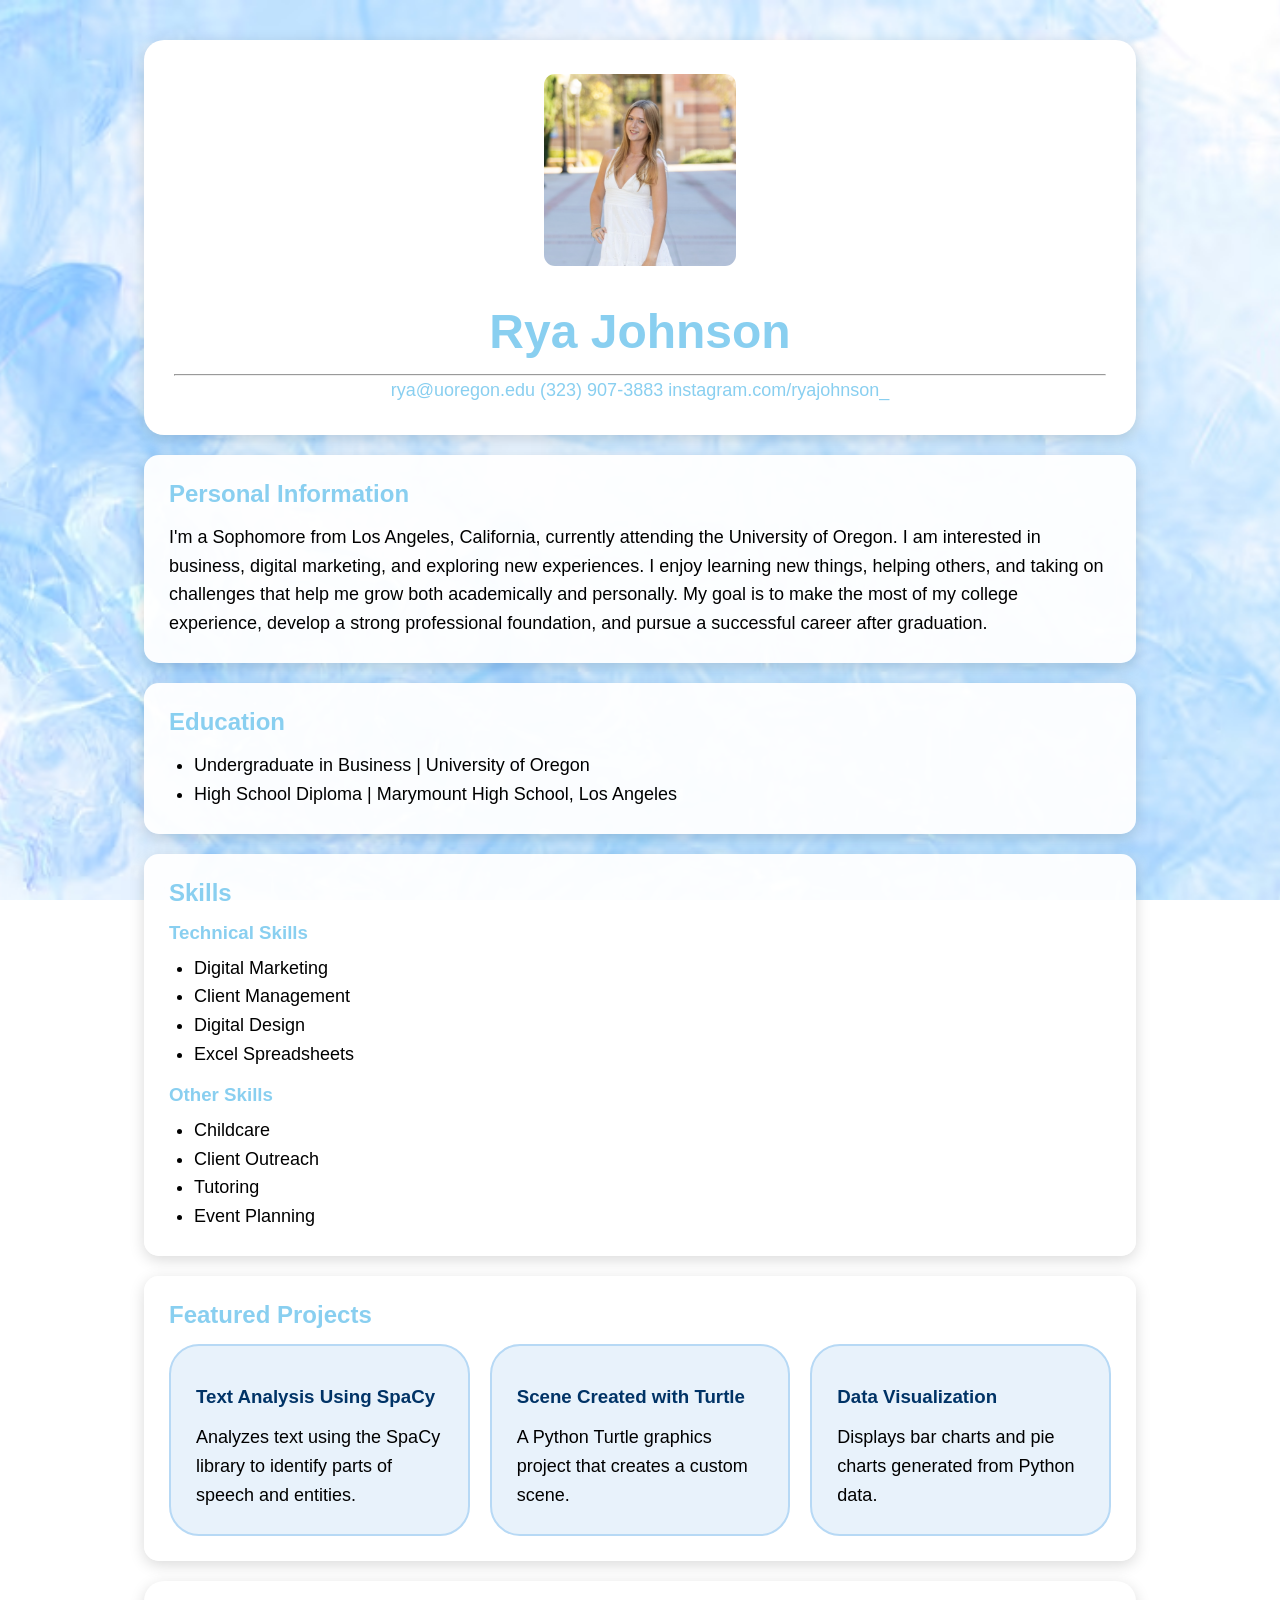
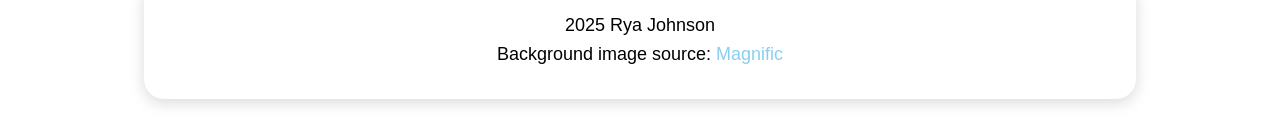
<file: index.html>
<!DOCTYPE html>
<html lang="en">
    <head>
        <!-- The attribute lang="en" in an HTML document tells browsers and
         screen readers that the content is in English, which helps with
         pronunciation, translation, and language-specific formatting.-->
        <meta charset="UTF-8">
        <meta name="viewport" content="width=device-width, initial-scale=1.0">
        <title>Rya Johnson - About Me</title>
        <link rel="stylesheet" href="styles.css">
    </head>
    <body>
        <header>
            <img src="PFP_Rya.png" alt="Rya Johnson profile picture" class="profile-image">

            <h1>Rya Johnson</h1>

            <hr>

            <p>
                <a href="mailto:rya@uoregon.edu">rya@uoregon.edu</a>
                <a href="tel:3239073883">(323) 907-3883</a>
                <a href="https://www.instagram.com/ryajohnson_" target="_blank">
                    instagram.com/ryajohnson_
                </a>
            </p>
        </header>

        <section>
            <h2>Personal Information</h2>

            <p>
                I'm a Sophomore from Los Angeles, California, currently attending the University of Oregon. 
                I am interested in business, digital marketing, and exploring new experiences. 
                I enjoy learning new things, helping others, and taking on challenges that help me grow both academically and personally. 
                My goal is to make the most of my college experience, develop a strong professional foundation, and pursue a successful career after graduation.
            </p>
        </section>

        <section>
            <h2>Education</h2>

            <ul>
                <li>Undergraduate in Business | University of Oregon</li>
                <li>High School Diploma | Marymount High School, Los Angeles</li>
            </ul>
        </section>

        <section>
            <h2>Skills</h2>

            <h3>Technical Skills</h3>

            <ul>
                <li>Digital Marketing</li>
                <li>Client Management</li>
                <li>Digital Design</li>
                <li>Excel Spreadsheets</li>
            </ul>
            <h3>Other Skills</h3>

            <ul>
                <li>Childcare</li>
                <li>Client Outreach</li>
                <li>Tutoring</li>
                <li>Event Planning</li>
            </ul>

        </section>

 <section class="featured-projects">
    <h2>Featured Projects</h2>

    <div class="project-container">

        <a href="project6.html" class="project-card">
            <h3>Text Analysis Using SpaCy</h3>
            <p>
                Analyzes text using the SpaCy library to identify
                parts of speech and entities.
            </p>
        </a>

        <a href="project2.html" class="project-card">
            <h3>Scene Created with Turtle</h3>
            <p>
                A Python Turtle graphics project that creates a
                custom scene.
            </p>
        </a>

        <a href="project4.html" class="project-card">
            <h3>Data Visualization</h3>
            <p>
                Displays bar charts and pie charts generated
                from Python data.
            </p>
        </a>

    </div>
</section>

        <footer>
            <p>2025 Rya Johnson</p>

            <p>
                Background image source:
                <a href="https://www.magnific.com/free-photos-vectors/blue-aesthetic-wallpaper">
                    Magnific
                </a>
            </p>
        </footer>
    </body>
</html>
</file>
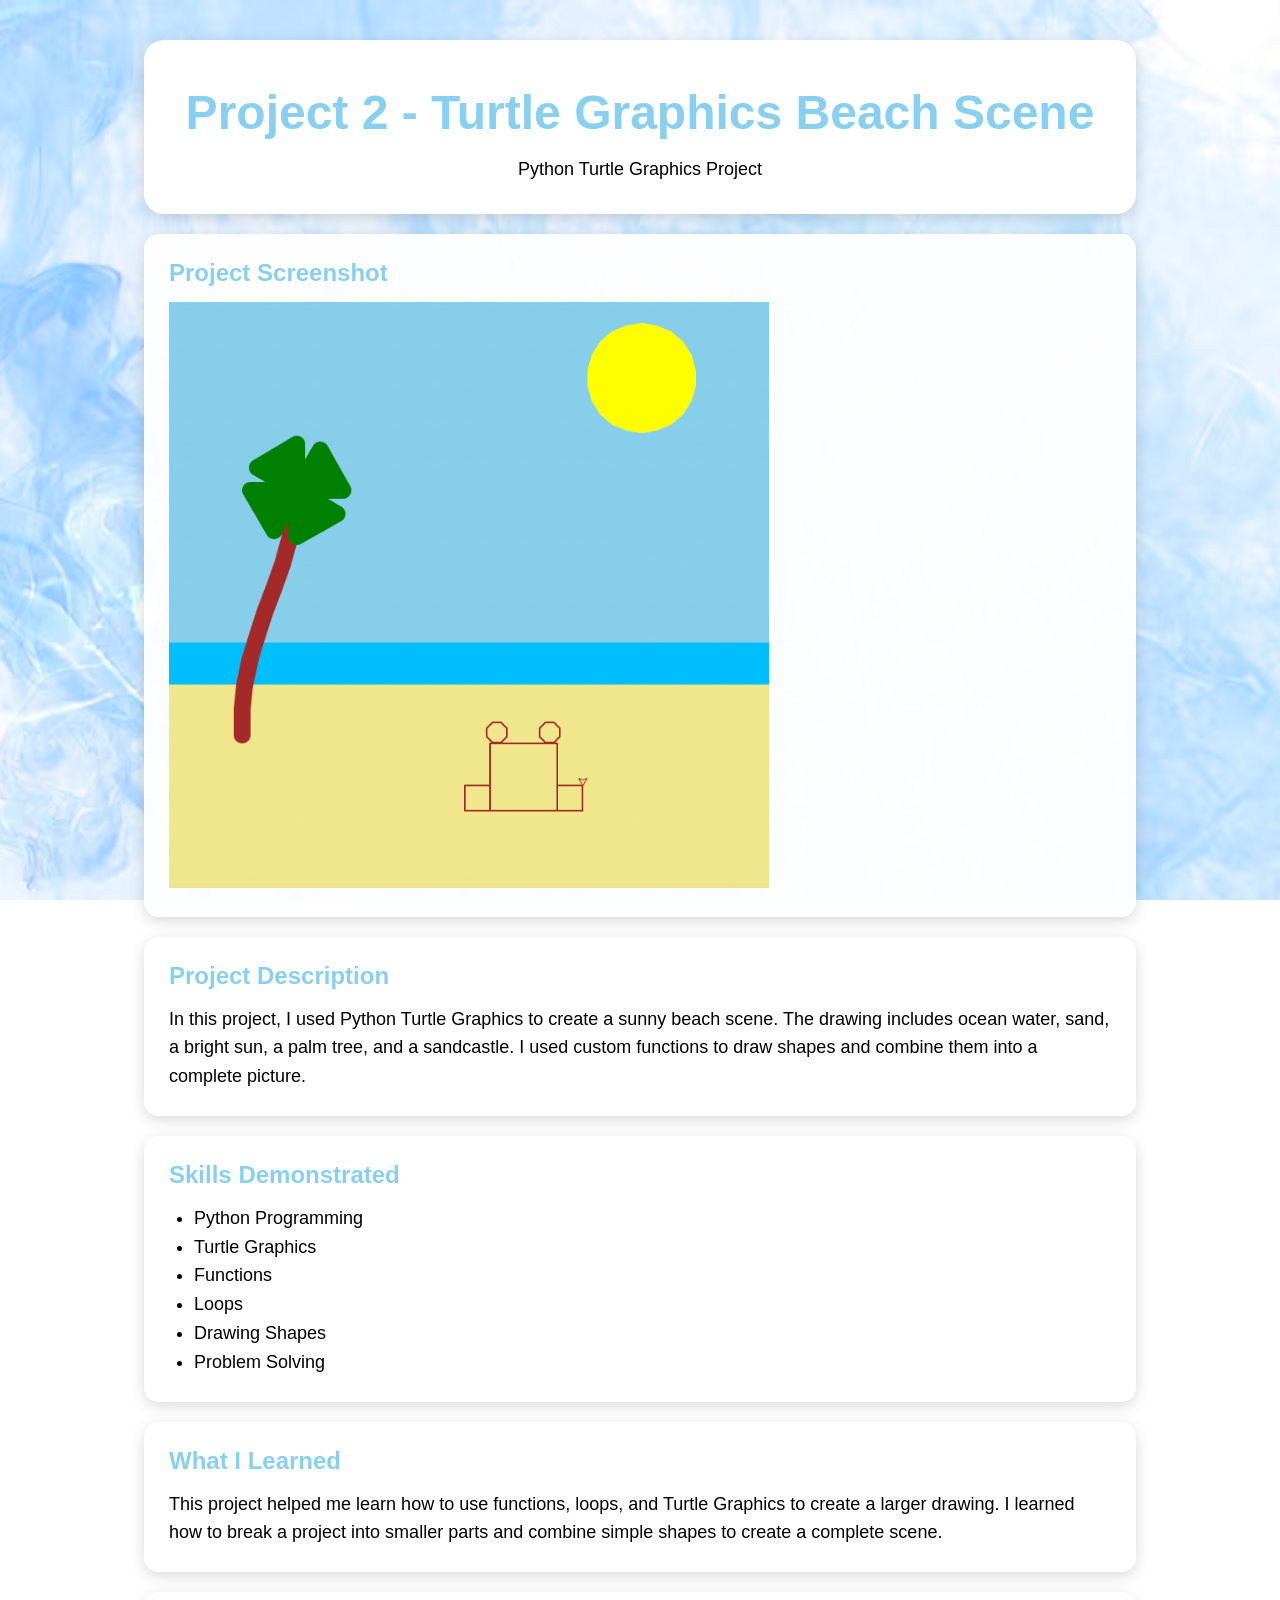
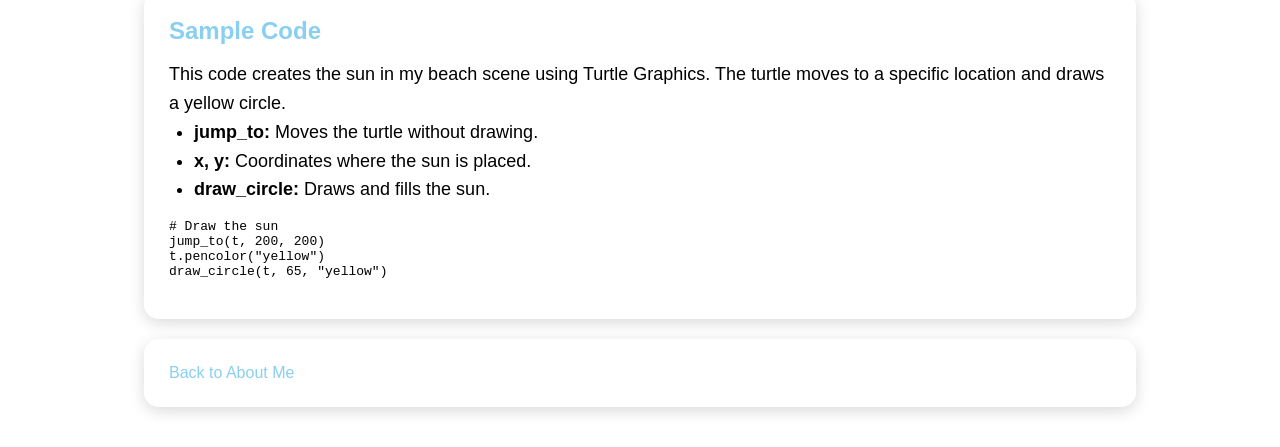
<file: project2.html>
<!DOCTYPE html>

<html lang="en">
<head>
    <meta charset="UTF-8">
    <meta name="viewport" content="width=device-width, initial-scale=1.0">
    <title>Project 2 - Turtle Graphics Beach Scene</title>
    <link rel="stylesheet" href="styles.css">
</head>
<body>
<header>
    <h1>Project 2 - Turtle Graphics Beach Scene</h1>
    <p>Python Turtle Graphics Project</p>
</header>

<section>
    <h2>Project Screenshot</h2>
    <img src="Project2.png" alt="Turtle Graphics Beach Scene" width="600">
</section>

<section>
    <h2>Project Description</h2>
    <p>
        In this project, I used Python Turtle Graphics to create a sunny beach scene.
        The drawing includes ocean water, sand, a bright sun, a palm tree, and a sandcastle.
        I used custom functions to draw shapes and combine them into a complete picture.
    </p>
</section>

<section>
    <h2>Skills Demonstrated</h2>
    <ul>
        <li>Python Programming</li>
        <li>Turtle Graphics</li>
        <li>Functions</li>
        <li>Loops</li>
        <li>Drawing Shapes</li>
        <li>Problem Solving</li>
    </ul>
</section>

<section>
    <h2>What I Learned</h2>
    <p>
        This project helped me learn how to use functions, loops, and Turtle Graphics
        to create a larger drawing. I learned how to break a project into smaller parts
        and combine simple shapes to create a complete scene.
    </p>
</section>
<section>
    <h2>Sample Code</h2>

    <p>
        This code creates the sun in my beach scene using Turtle Graphics.
        The turtle moves to a specific location and draws a yellow circle.
    </p>

    <ul>
        <li><strong>jump_to:</strong> Moves the turtle without drawing.</li>
        <li><strong>x, y:</strong> Coordinates where the sun is placed.</li>
        <li><strong>draw_circle:</strong> Draws and fills the sun.</li>
    </ul>

    <pre><code>
# Draw the sun
jump_to(t, 200, 200)
t.pencolor("yellow")
draw_circle(t, 65, "yellow")
    </code></pre>
</section>

<section>
    <a href="index.html">Back to About Me</a>
</section>
</body>
</html>
</file>
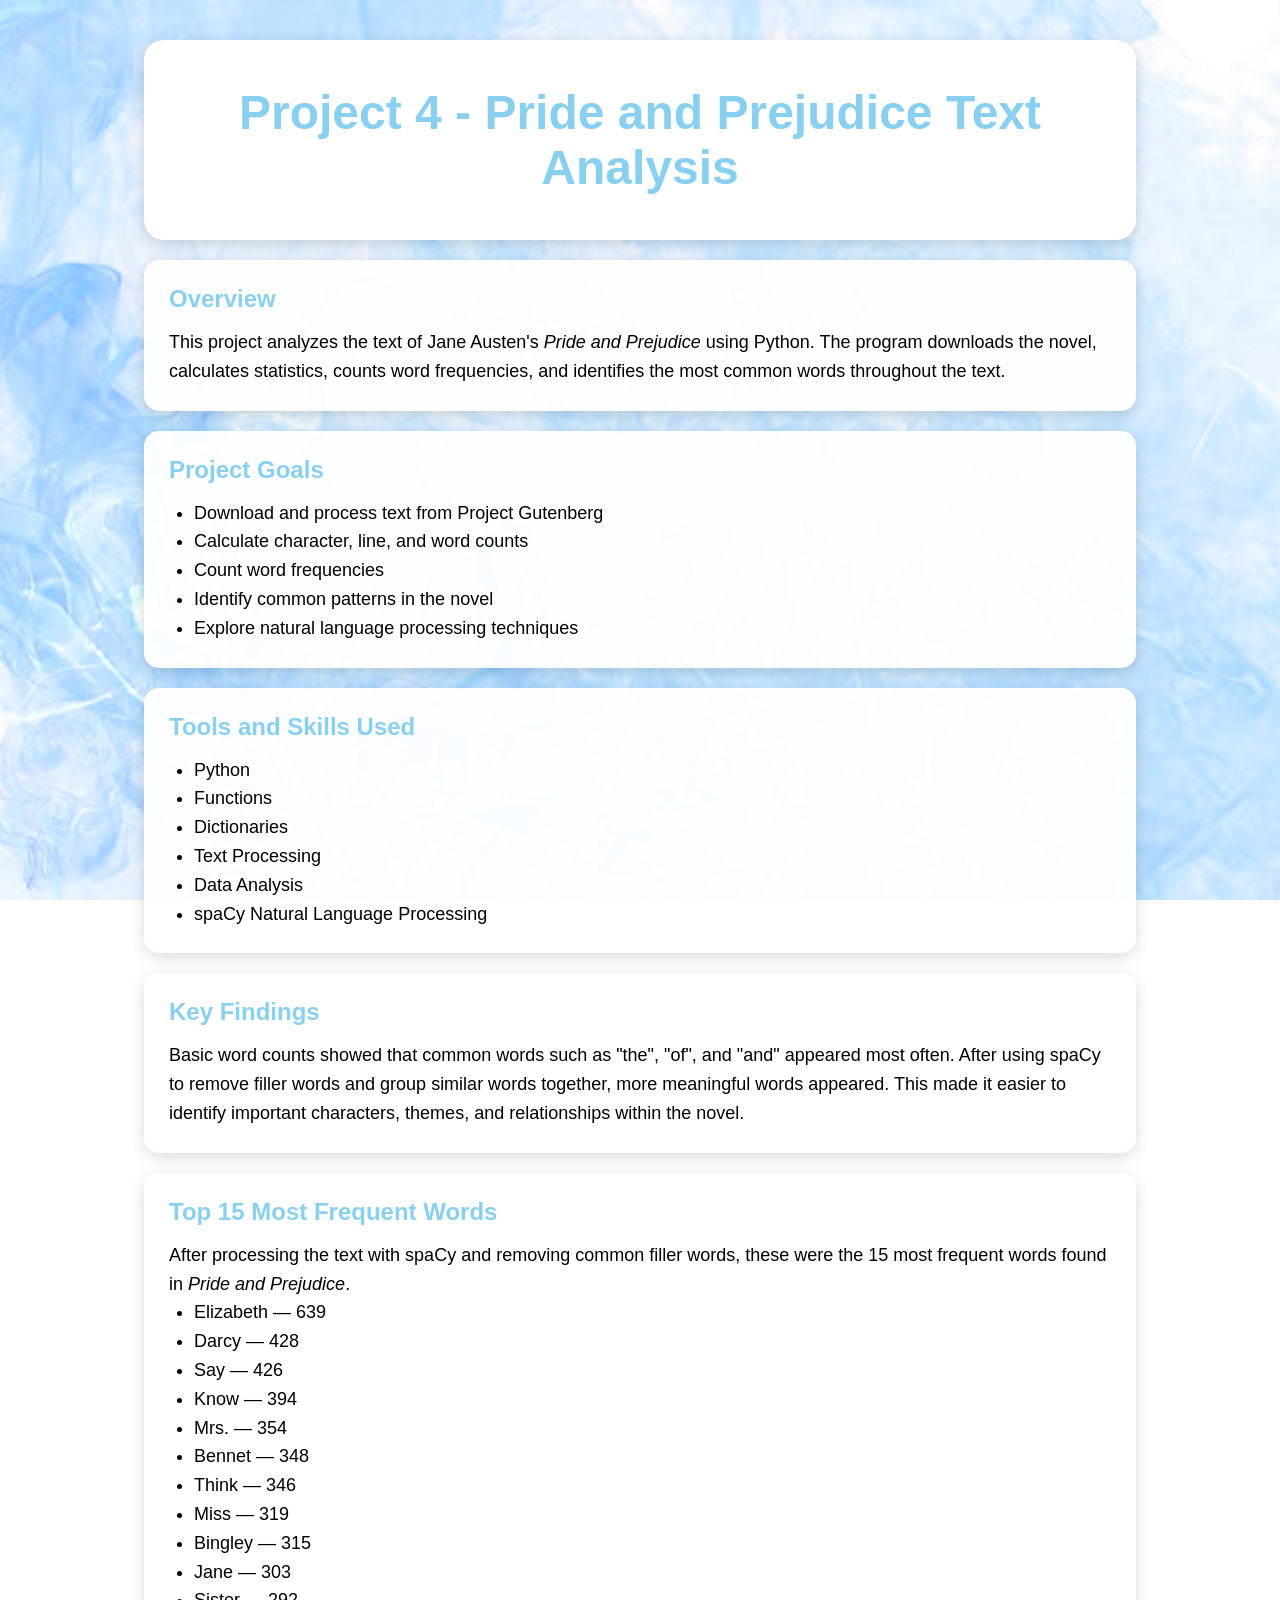
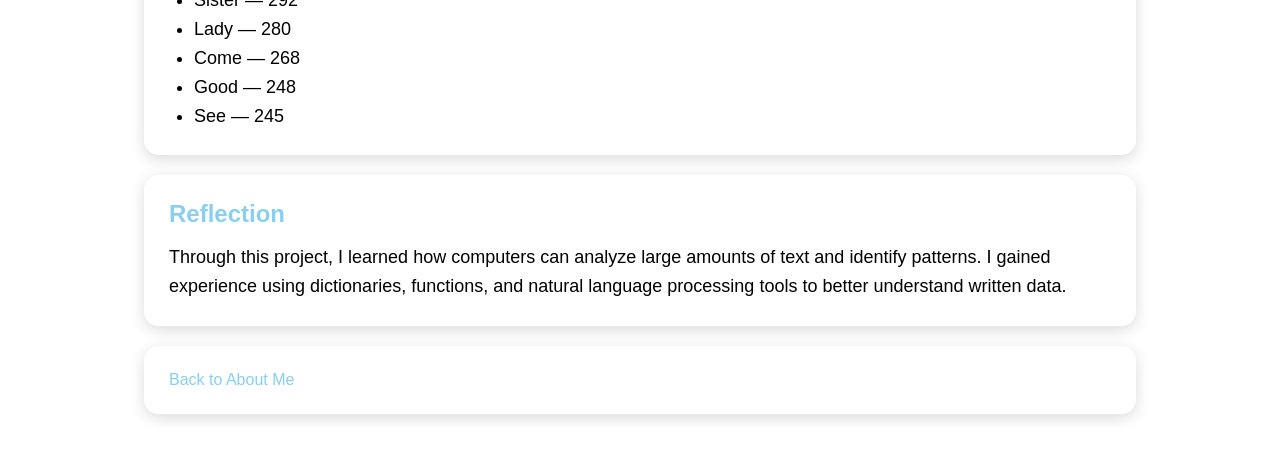
<file: project4.html>
<!DOCTYPE html>

<html lang="en">
<head>
    <meta charset="UTF-8">
    <meta name="viewport" content="width=device-width, initial-scale=1.0">
    <title>Project 4 - Pride and Prejudice Text Analysis</title>
    <link rel="stylesheet" href="styles.css">
</head>
<body>

<header>
    <h1>Project 4 - Pride and Prejudice Text Analysis</h1>
</header>

<section>
    <h2>Overview</h2>
    <p>
        This project analyzes the text of Jane Austen's
        <em>Pride and Prejudice</em> using Python. The program downloads
        the novel, calculates statistics, counts word frequencies,
        and identifies the most common words throughout the text.
    </p>
</section>

<section>
    <h2>Project Goals</h2>
    <ul>
        <li>Download and process text from Project Gutenberg</li>
        <li>Calculate character, line, and word counts</li>
        <li>Count word frequencies</li>
        <li>Identify common patterns in the novel</li>
        <li>Explore natural language processing techniques</li>
    </ul>
</section>

<section>
    <h2>Tools and Skills Used</h2>
    <ul>
        <li>Python</li>
        <li>Functions</li>
        <li>Dictionaries</li>
        <li>Text Processing</li>
        <li>Data Analysis</li>
        <li>spaCy Natural Language Processing</li>
    </ul>
</section>

<section>
    <h2>Key Findings</h2>
    <p>
        Basic word counts showed that common words such as
        "the", "of", and "and" appeared most often. After using
        spaCy to remove filler words and group similar words together,
        more meaningful words appeared. This made it easier to identify
        important characters, themes, and relationships within the novel.
    </p>
</section>
<section>
    <h2>Top 15 Most Frequent Words</h2>

    <p>
        After processing the text with spaCy and removing common filler words,
        these were the 15 most frequent words found in <em>Pride and Prejudice</em>.
    </p>

    <ul>
        <li>Elizabeth — 639</li>
        <li>Darcy — 428</li>
        <li>Say — 426</li>
        <li>Know — 394</li>
        <li>Mrs. — 354</li>
        <li>Bennet — 348</li>
        <li>Think — 346</li>
        <li>Miss — 319</li>
        <li>Bingley — 315</li>
        <li>Jane — 303</li>
        <li>Sister — 292</li>
        <li>Lady — 280</li>
        <li>Come — 268</li>
        <li>Good — 248</li>
        <li>See — 245</li>
    </ul>
</section>
<section>
    <h2>Reflection</h2>
    <p>
        Through this project, I learned how computers can analyze large
        amounts of text and identify patterns. I gained experience using
        dictionaries, functions, and natural language processing tools
        to better understand written data.
    </p>
</section>

<section>
    <a href="index.html">Back to About Me</a>
</section>

</body>
</html>
</file>
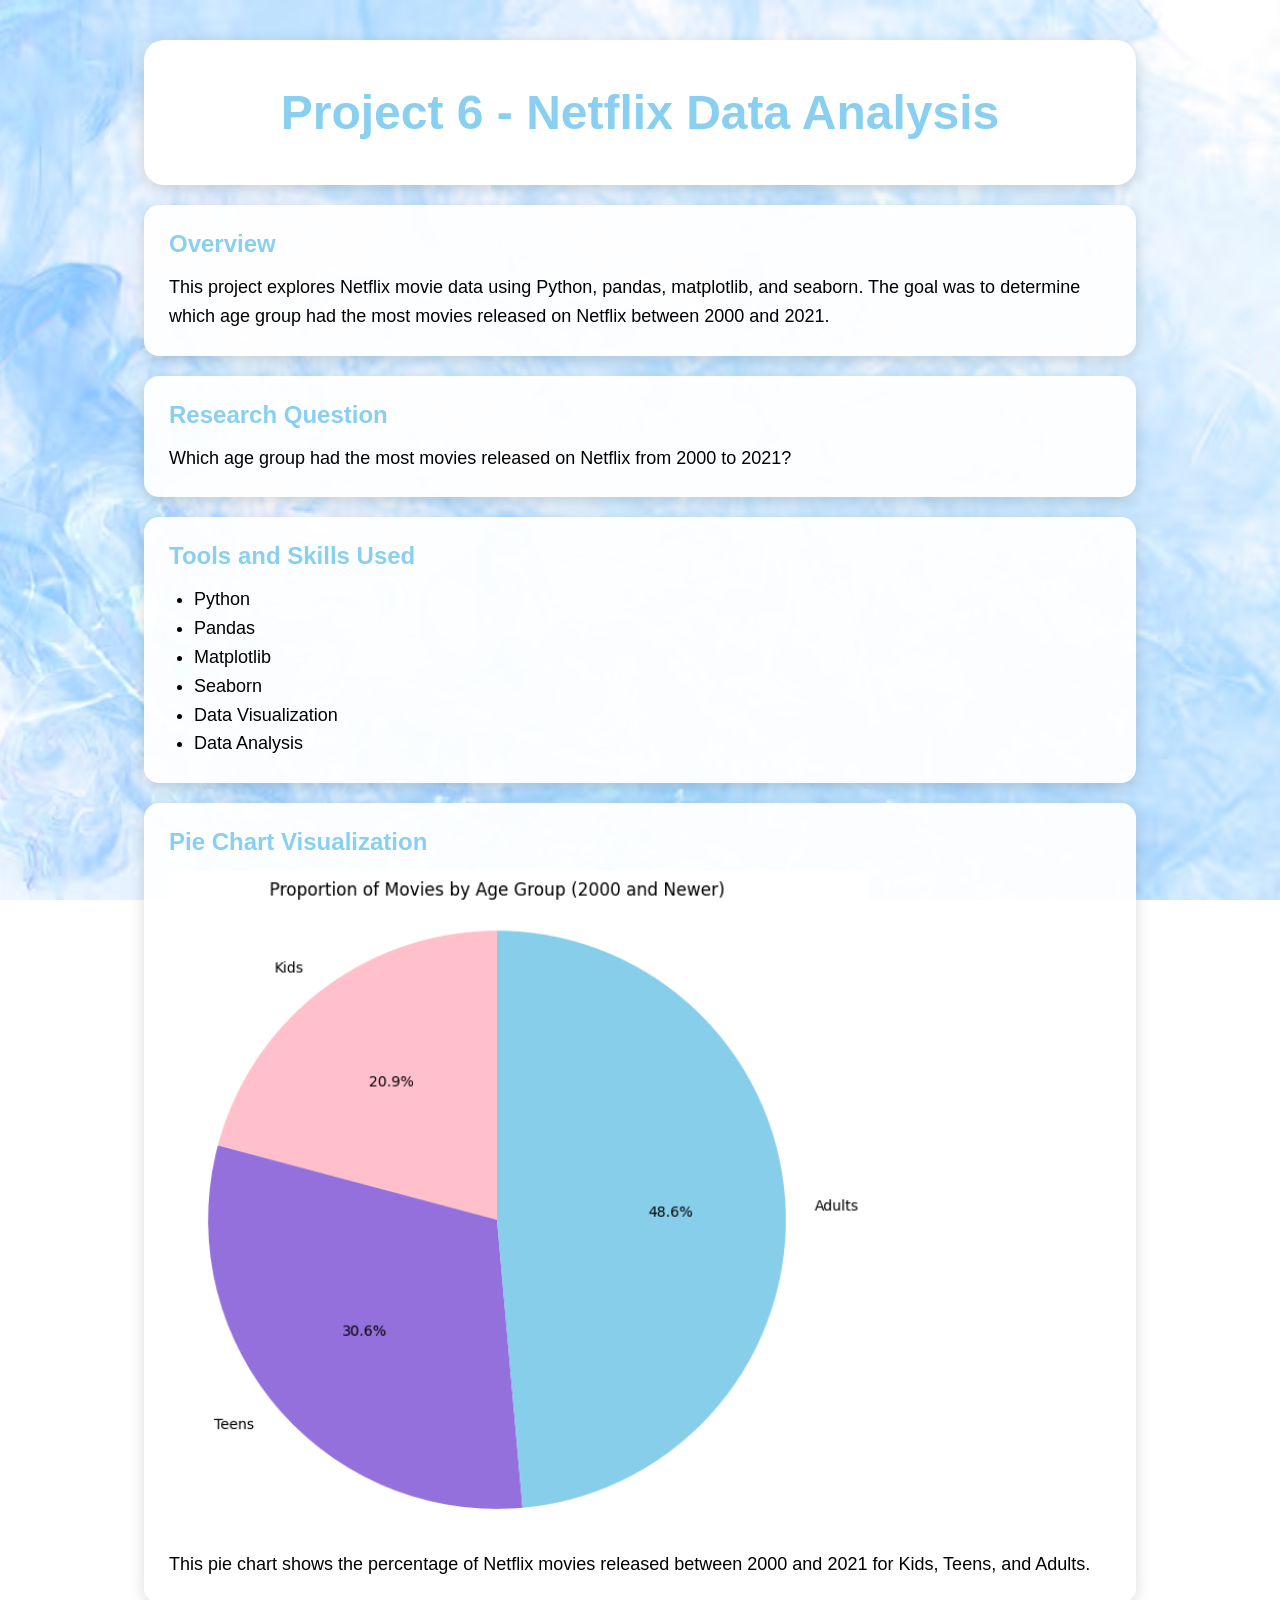
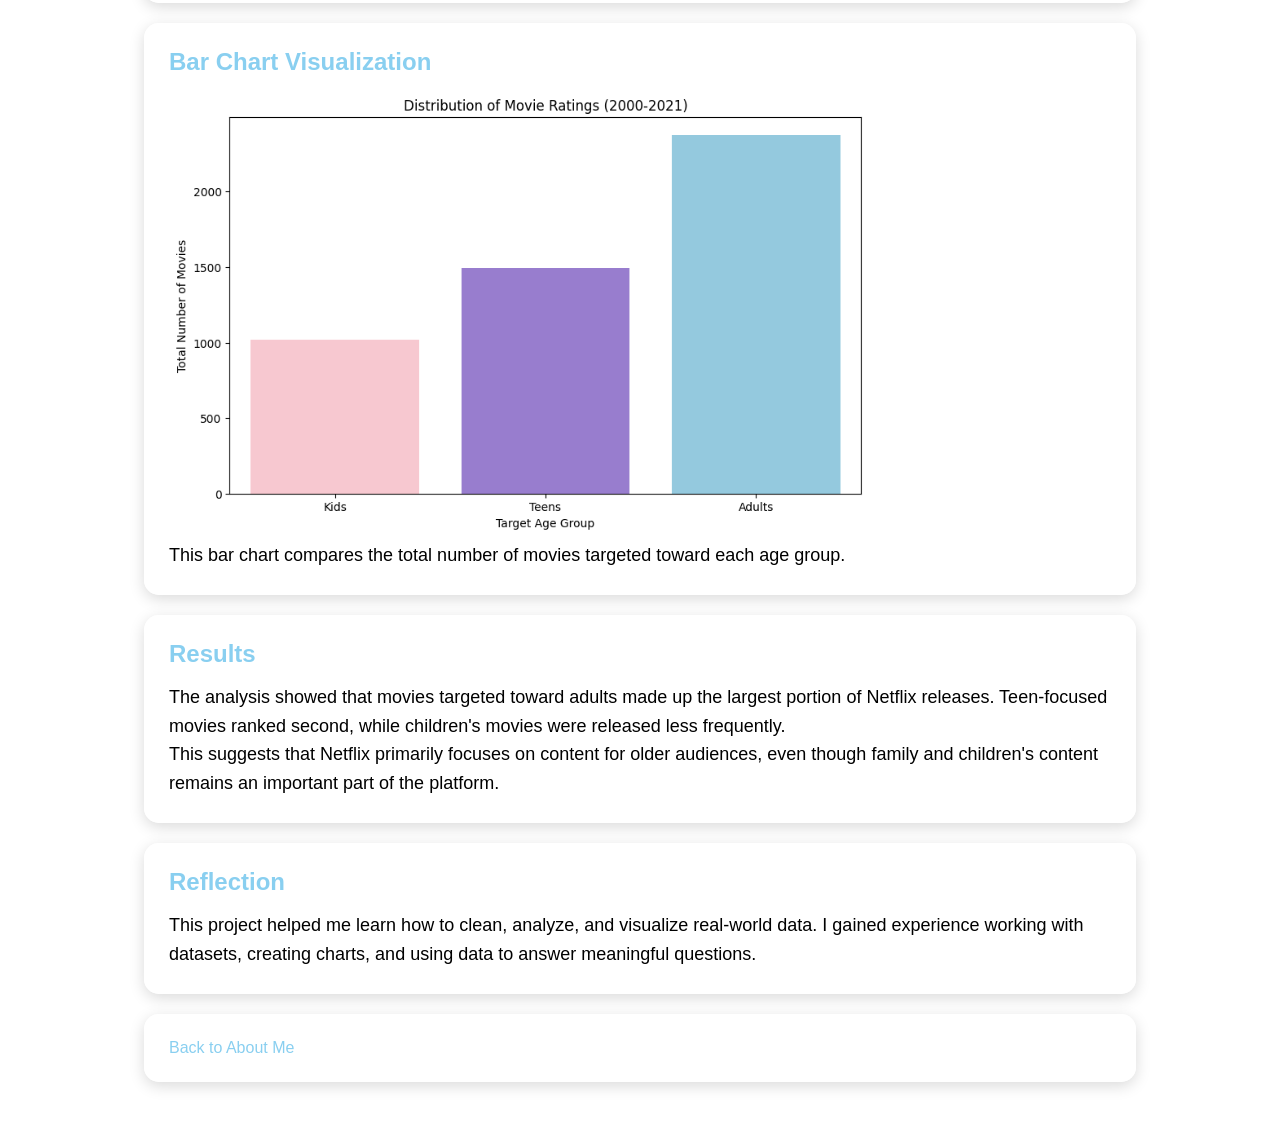
<file: project6.html>
<!DOCTYPE html>

<html lang="en">
<head>
    <meta charset="UTF-8">
    <meta name="viewport" content="width=device-width, initial-scale=1.0">
    <title>Project 6 - Netflix Data Analysis</title>
    <link rel="stylesheet" href="styles.css">
</head>
<body>

<header>
    <h1>Project 6 - Netflix Data Analysis</h1>
</header>

<section>
    <h2>Overview</h2>
    <p>
        This project explores Netflix movie data using Python, pandas,
        matplotlib, and seaborn. The goal was to determine which age
        group had the most movies released on Netflix between 2000
        and 2021.
    </p>
</section>

<section>
    <h2>Research Question</h2>
    <p>
        Which age group had the most movies released on Netflix
        from 2000 to 2021?
    </p>
</section>

<section>
    <h2>Tools and Skills Used</h2>
    <ul>
        <li>Python</li>
        <li>Pandas</li>
        <li>Matplotlib</li>
        <li>Seaborn</li>
        <li>Data Visualization</li>
        <li>Data Analysis</li>
    </ul>
</section>

<section>
    <h2>Pie Chart Visualization</h2>

    <img src="piechart.png" alt="Netflix Pie Chart" width="700">

    <p>
        This pie chart shows the percentage of Netflix movies released
        between 2000 and 2021 for Kids, Teens, and Adults.
    </p>
</section>

<section>
    <h2>Bar Chart Visualization</h2>

    <img src="barchart.png" alt="Netflix Bar Chart" width="700">

    <p>
        This bar chart compares the total number of movies targeted
        toward each age group.
    </p>
</section>

<section>
    <h2>Results</h2>

    <p>
        The analysis showed that movies targeted toward adults made up
        the largest portion of Netflix releases. Teen-focused movies
        ranked second, while children's movies were released less
        frequently.
    </p>

    <p>
        This suggests that Netflix primarily focuses on content for
        older audiences, even though family and children's content
        remains an important part of the platform.
    </p>
</section>

<section>
    <h2>Reflection</h2>

    <p>
        This project helped me learn how to clean, analyze, and
        visualize real-world data. I gained experience working with
        datasets, creating charts, and using data to answer meaningful
        questions.
    </p>
</section>

<section>
    <a href="index.html">Back to About Me</a>
</section>

</body>
</html>
</file>
<file: styles.css>
/* Rya Johnson */

/* Global Styles */
* {
    margin: 0;
    padding: 0;
    box-sizing: border-box;
}

/* Page Background */
body {
    background-image: url("blue-smoke-background-textured-wallpaper-high-resolution_53876-128239.avif");
    background-size: cover;
    background-position: center;
    background-attachment: fixed;
    font-family: 'Trebuchet MS', sans-serif;
    padding: 20px;
}

/* Header Card */
header {
    background-color: rgb(255, 255, 255);
    text-align: center;
    padding: 30px;
    border-radius: 20px;
    width: 80%;
    margin: 20px auto;
    box-shadow: 0 4px 15px rgba(0, 0, 0, 0.15);
}

/* Profile Picture */
.profile-image {
    width: 200px;
    height: 200px;
    object-fit: cover;
    border-radius: 15px;
    border: 4px solid white;
    margin-bottom: 15px;
}

/* Section Cards */
section {
    background-color: rgba(255, 255, 255, 0.95);
    width: 80%;
    margin: 20px auto;
    padding: 25px;
    border-radius: 15px;
    box-shadow: 0 4px 15px rgba(0, 0, 0, 0.15);
}

/* Name */
h1 {
    font-size: 3rem;
    color: #89CFF0;
    margin: 15px 0;
}

/* Section Titles */
h2 {
    color: #89CFF0;
    margin-bottom: 15px;
}

/* Subheadings */
h3 {
    color: #89CFF0;
    margin-top: 15px;
    margin-bottom: 10px;
}

/* Text */
p, li {
    line-height: 1.6;
    font-size: 18px;
}

/* Lists */
ul, ol {
    margin-left: 25px;
}

/* Links */
a {
    color: #89CFF0;
    text-decoration: none;
}

a:hover {
    text-decoration: underline;
}

/* Footer */
footer {
    background-color: rgb(255, 255, 255);
    text-align: center;
    padding: 30px;
    border-radius: 20px;
    width: 80%;
    margin: 20px auto;
    box-shadow: 0 4px 15px rgba(0, 0, 0, 0.15);
}


/* extra*/
.project-container {
    display: flex;
    gap: 20px;
    flex-wrap: wrap;
}

.project-card {
    flex: 1;
    min-width: 250px;
    background-color: #e8f2fb;
    border: 2px solid #b7d9f5;
    border-radius: 30px;
    padding: 25px;

    text-decoration: none;
    color: inherit;
    display: block;

    transition: transform 0.3s ease;
}

.project-card:hover {
    transform: translateY(-5px);
}

.project-card h3 {
    color: #003366;
    margin-bottom: 15px;
}
</file>
